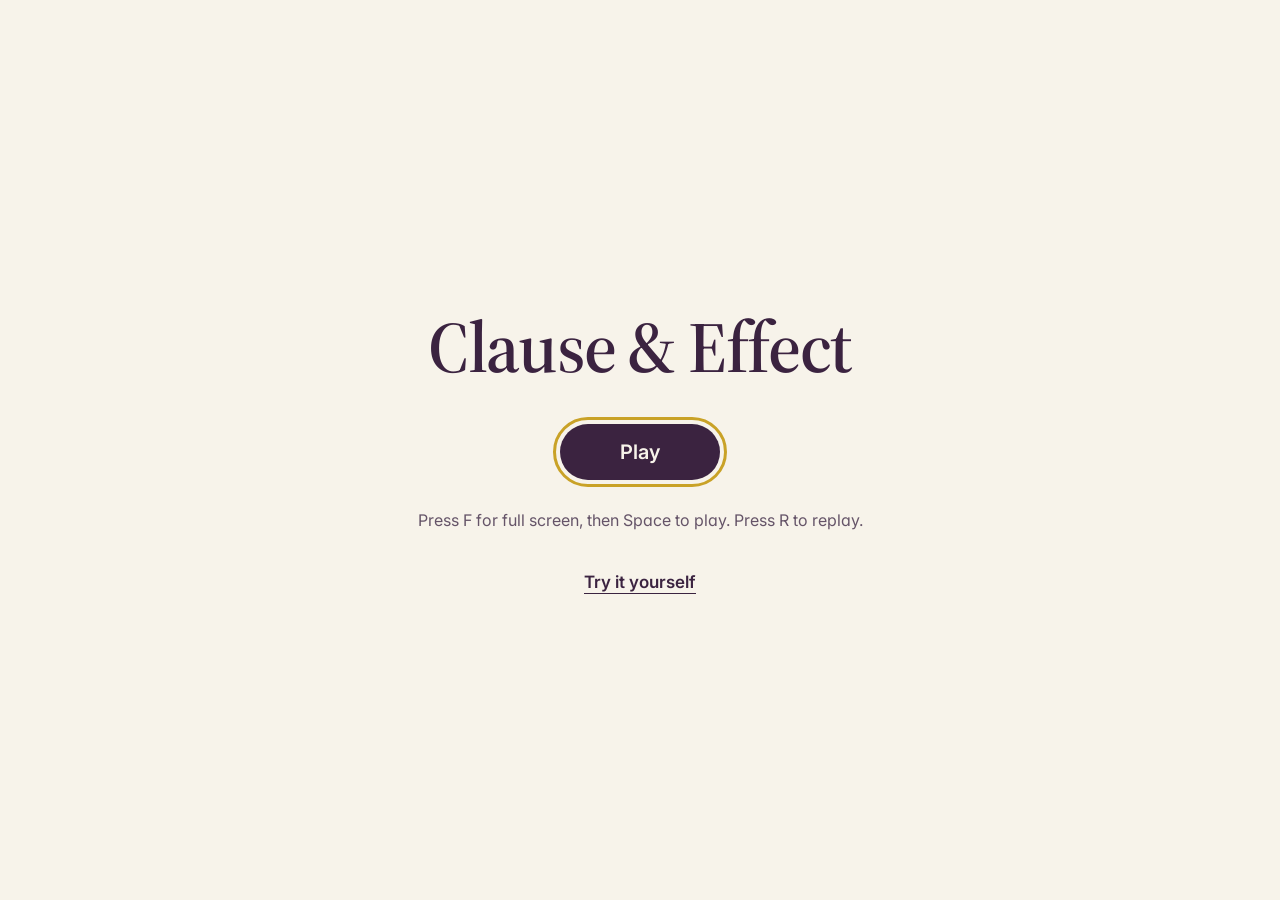
<file: hype.html>
<!doctype html>
<html lang="en">
<head>
  <meta charset="utf-8">
  <meta name="viewport" content="width=device-width, initial-scale=1">
  <meta name="robots" content="noindex">
  <title></title>
  <link rel="preconnect" href="https://fonts.googleapis.com">
  <link rel="preconnect" href="https://fonts.gstatic.com" crossorigin>
  <link rel="stylesheet" href="https://fonts.googleapis.com/css2?family=Inter:wght@400;500;600;700;800&family=Source+Serif+4:ital,opsz,wght@0,8..60,400;0,8..60,600;1,8..60,500&display=swap">
  <link rel="stylesheet" href="hype.css">
</head>
<body>
  <!-- The video is drawn on a fixed 16:9 stage, scaled to fit the window,
       so it looks the same on any screen and in a screen recording. -->
  <div class="viewport">
    <div id="stage" class="stage" aria-live="polite"></div>
  </div>

  <div id="start" class="start">
    <p id="start-logo" class="start-logo"></p>
    <button id="play" class="play" type="button" disabled></button>
    <p id="start-hint" class="start-hint"></p>
    <a id="back-link" class="back-link" href="index.html" hidden></a>
  </div>

  <script src="hype.js"></script>
</body>
</html>
</file>
<file: hype.css>
/* The hype video (hype.html). Same colors and type as the main page.
   Everything is laid out on a 1600 x 900 stage that hype.js scales to
   fit the window, so sizes here are in stage pixels. */

:root {
  --cream: #F7F3EA;
  --plum: #3B2340;
  --plum-muted: #655468;
  --slate: #5B7083;
  --slate-tint: #EAEFF3;
  --gold: #C9A227;
  --gold-highlight: #E6C955;
  --brick: #A63A2B;
  --white: #FFFFFF;
  --ask-tint: #FBF3D9;
  --bar: #E4DED2;
  --bar-dark: #CEC5B5;
  --tier-1-bg: #F6E3DF;  --tier-1-ink: #7A2A1F;
  --tier-2-bg: #F7EDCB;  --tier-2-ink: #5C4A0E;
  --tier-3-bg: #DCEBDF;  --tier-3-ink: #1F4D30;
  --float-shadow: 0 0 0 1px rgba(59, 35, 64, 0.04), 0 2px 6px rgba(59, 35, 64, 0.05), 0 6px 16px rgba(59, 35, 64, 0.08);
  --serif: "Source Serif 4", Georgia, "Times New Roman", serif;
  /* Apple's SF Pro on Macs and iPhones, like the main page; Inter elsewhere. */
  --sans: -apple-system, BlinkMacSystemFont, Inter, "Segoe UI", Roboto, Helvetica, Arial, sans-serif;
  --ease-out: cubic-bezier(0.2, 0.7, 0.2, 1);
  --s: 1;
}

* {
  box-sizing: border-box;
}

html,
body {
  height: 100%;
  margin: 0;
}

body {
  overflow: hidden;
  background: var(--cream);
  color: var(--plum);
  font-family: var(--sans);
  font-feature-settings: "calt", "cv11";
  -webkit-font-smoothing: antialiased;
}

body.playing {
  cursor: none;
}

/* ---------- The stage ---------- */

/* Holds the stage to the window, so the full-size stage never makes the
   page wider than a phone's screen. */
.viewport {
  position: fixed;
  inset: 0;
  overflow: hidden;
}

.stage {
  position: absolute;
  top: 50%;
  left: 50%;
  width: 1600px;
  height: 900px;
  /* Backgrounds such as the fine print run past the 16:9 frame to the
     edges of any screen; the words and cards stay inside the frame. */
  overflow: visible;
  background: var(--cream);
  transform: translate(-50%, -50%) scale(var(--s));
}

.scene {
  position: absolute;
  inset: 0;
  display: flex;
  flex-direction: column;
  align-items: center;
  justify-content: center;
  gap: 32px;
  opacity: 0;
  transition: opacity 0.5s ease;
}

.scene.on {
  opacity: 1;
}

/* Things that rise into place when their cue comes. */
.rise {
  opacity: 0;
  transform: translateY(28px);
  transition: opacity 0.6s ease, transform 0.8s var(--ease-out);
  transition-delay: calc(var(--i, 0) * 0.12s);
}

.rise.in {
  opacity: 1;
  transform: none;
}

.big-line {
  max-width: 1280px;
  margin: 0;
  font-size: 76px;
  font-weight: 800;
  line-height: 1.08;
  letter-spacing: -0.035em;
  text-align: center;
}

/* ---------- Highlighter marks ---------- */

.mark-gold,
.mark-brick {
  -webkit-box-decoration-break: clone;
  box-decoration-break: clone;
  background-repeat: no-repeat;
  transition: background-size 0.8s cubic-bezier(0.65, 0, 0.35, 1);
}

/* Gold is a background, with plum text on it. */
.mark-gold {
  padding: 0 0.08em;
  background-image: linear-gradient(var(--gold-highlight), var(--gold-highlight));
  background-position: 0 62%;
  background-size: 0% 62%;
}

.mark-gold.in {
  background-size: 100% 62%;
}

/* Brick is a thick underline, so the text stays plum on cream. */
.mark-brick {
  background-image: linear-gradient(var(--brick), var(--brick));
  background-position: 0 96%;
  background-size: 0% 0.12em;
}

.mark-brick.in {
  background-size: 100% 0.12em;
}

/* ---------- Scene 2: pages of fine print ---------- */

.wall {
  position: absolute;
  inset: -420px -400px auto;
  display: flex;
  justify-content: center;
  gap: 56px;
  transform: perspective(1500px) rotateX(24deg);
  transform-origin: 50% 0;
  transition: opacity 0.8s ease, filter 0.8s ease;
}

.wall-col {
  display: flex;
  flex-direction: column;
  gap: 44px;
}

.wall-col:nth-child(even) {
  margin-top: -340px;
}

.on .wall-col {
  /* Slow at first, then faster and faster, like flipping pages. */
  animation: wall-scroll 5s cubic-bezier(0.6, 0, 0.95, 0.55) forwards;
}

.wall.frozen {
  opacity: 0.22;
  filter: blur(5px);
}

.wall.frozen .wall-col {
  animation-play-state: paused;
}

@keyframes wall-scroll {
  to { transform: translateY(-3600px); }
}

.page {
  width: 440px;
  padding: 44px 40px;
  border-radius: 10px;
  background: var(--white);
  box-shadow: var(--float-shadow);
}

.bar {
  height: 10px;
  margin-bottom: 14px;
  border-radius: 5px;
  background: var(--bar);
}

.bar.head {
  height: 14px;
  margin-top: 26px;
  background: var(--bar-dark);
}

.bar.head:first-child {
  margin-top: 0;
}

.print-card,
.question-card {
  position: relative;
  z-index: 2;
  display: flex;
  flex-direction: column;
  align-items: center;
  gap: 36px;
  padding: 56px 88px;
  border-radius: 32px;
  background: rgba(247, 243, 234, 0.94);
  box-shadow: var(--float-shadow);
  transition: opacity 0.5s ease;
}

.print-card.gone {
  opacity: 0;
}

.question-card {
  gap: 28px;
  background: transparent;
  box-shadow: none;
}

.signature {
  display: flex;
  flex-direction: column;
  align-items: center;
  gap: 14px;
}

.signature svg {
  display: block;
  width: 520px;
  height: 120px;
  overflow: visible;
}

.signature .ink {
  fill: none;
  stroke: var(--plum);
  stroke-width: 4;
  stroke-linecap: round;
  stroke-linejoin: round;
  stroke-dasharray: 1;
  stroke-dashoffset: 1;
  transition: stroke-dashoffset 1.5s cubic-bezier(0.45, 0, 0.3, 1);
}

.signature.signed .ink {
  stroke-dashoffset: 0;
}

.signature .rule {
  stroke: var(--plum-muted);
  stroke-width: 2;
}

.signature-caption {
  margin: 0;
  font-size: 40px;
  font-weight: 700;
  letter-spacing: -0.02em;
  color: var(--plum-muted);
}

/* ---------- The logo, typed out like the main page's opening screen ---------- */

.logo {
  display: flex;
  align-items: baseline;
  margin: 0;
  font-family: var(--serif);
  font-size: 168px;
  font-weight: 600;
  letter-spacing: -0.02em;
  line-height: 1;
}

.logo-letter {
  animation: logo-type 0.16s linear both;
}

.logo-amp {
  position: relative;
  isolation: isolate;
  margin: 0 0.16em;
  font-style: italic;
  font-weight: 500;
  font-size: 1.45em;
  opacity: 0;
  animation: logo-pop 0.4s cubic-bezier(0.3, 1.6, 0.5, 1) var(--d, 0s) forwards;
}

.logo-amp::before {
  content: "";
  position: absolute;
  z-index: -1;
  left: -0.2em;
  right: -0.26em;
  top: 0.36em;
  height: 0.5em;
  background: var(--gold-highlight);
  /* A marker stroke, not a box: slightly uneven, the same shape as the page's logo. */
  clip-path: polygon(3% 8%, 100% 0, 98% 100%, 0 94%);
  transform: rotate(-3deg) scaleX(0);
  transform-origin: left center;
  animation: logo-sweep 0.55s cubic-bezier(0.65, 0, 0.35, 1) var(--sweep, 0s) forwards;
}

.logo.small {
  font-size: 120px;
}

.logo-line {
  margin: 0;
  font-size: 40px;
  font-weight: 600;
  letter-spacing: -0.015em;
  color: var(--plum-muted);
}

@keyframes logo-type {
  0% { opacity: 0; }
  1%, 60% { opacity: 1; color: transparent; background: var(--plum); }
  61%, 100% { opacity: 1; color: inherit; background: transparent; }
}
@keyframes logo-pop {
  from { opacity: 0; transform: scale(0.3) rotate(-12deg); }
  to { opacity: 1; transform: none; }
}
@keyframes logo-sweep { to { transform: rotate(-3deg) scaleX(1); } }

/* ---------- Scene 5: the three versions ---------- */

.scene-versions {
  justify-content: flex-start;
  gap: 0;
  padding-top: 72px;
}

.switcher {
  position: relative;
  display: flex;
  gap: 6px;
  padding: 8px;
  border-radius: 999px;
  background: var(--white);
  box-shadow: var(--float-shadow);
}

.switch {
  position: relative;
  z-index: 1;
  padding: 20px 40px;
  border-radius: 999px;
  font-size: 28px;
  font-weight: 600;
  letter-spacing: -0.01em;
  white-space: nowrap;
  transition: color 0.25s ease;
}

.switch.chosen {
  color: var(--cream);
}

.switch-pill {
  position: absolute;
  top: 0;
  left: 0;
  z-index: 0;
  border-radius: 999px;
  background: var(--plum);
  opacity: 0;
  transition: transform 0.45s cubic-bezier(0.3, 0.7, 0.2, 1), width 0.45s cubic-bezier(0.3, 0.7, 0.2, 1), opacity 0.3s ease;
}

.switch-pill.placed {
  opacity: 1;
}

.description {
  height: 44px;
  margin: 36px 0 32px;
  font-size: 30px;
  font-weight: 500;
  color: var(--plum-muted);
  text-align: center;
  transition: opacity 0.3s ease;
}

.description.fading {
  opacity: 0;
}

.layouts {
  position: relative;
  width: 1320px;
  height: 560px;
}

.layout {
  position: absolute;
  inset: 0;
  opacity: 0;
  transition: opacity 0.35s ease;
}

.layout.in {
  opacity: 1;
}

.card {
  border-radius: 24px;
  background: var(--white);
  box-shadow: var(--float-shadow);
}

.card-title {
  margin: 0 0 22px;
  font-size: 32px;
  font-weight: 700;
  letter-spacing: -0.02em;
  line-height: 1.15;
}

.label {
  margin: 0 0 18px;
  font-size: 20px;
  font-weight: 600;
  letter-spacing: 0.01em;
  color: var(--plum-muted);
}

/* Lease text first: the lease's words on white, the meaning on slate. */
.layout-a {
  display: flex;
  flex-direction: column;
  gap: 28px;
}

.pair {
  display: grid;
  grid-template-columns: 1.35fr 1fr;
  gap: 24px;
  padding: 28px;
}

.doc {
  padding: 28px 32px 18px;
  border: 1px solid rgba(59, 35, 64, 0.1);
  border-radius: 14px;
  font-family: var(--serif);
}

.doc .card-title {
  font-family: var(--serif);
  font-weight: 600;
  font-size: 30px;
}

.meaning {
  padding: 28px 32px 18px;
  border-radius: 14px;
  background: var(--slate-tint);
}

.meaning .label {
  color: var(--slate);
}

.meaning .bar {
  background: #C9D3DC;
}

/* What to ask first: cards tagged with what you can ask. */
.layout-b {
  display: grid;
  grid-template-columns: repeat(3, 1fr);
  gap: 28px;
  align-items: start;
}

.ask-card {
  padding: 36px 34px 30px;
}

.tag {
  display: inline-block;
  margin-bottom: 24px;
  padding: 10px 20px;
  border-radius: 999px;
  background: var(--gold);
  color: var(--plum);
  font-size: 20px;
  font-weight: 700;
}

.ask-box {
  margin-top: 24px;
  padding: 24px 26px 12px;
  border-radius: 16px;
  background: var(--ask-tint);
}

.ask-box .bar {
  background: #EADDB2;
}

/* Risk summary first: short cards, highest stakes first. */
.layout-c {
  display: flex;
  flex-direction: column;
  gap: 22px;
}

.risk-card {
  display: grid;
  grid-template-columns: 300px 1fr auto;
  align-items: center;
  gap: 32px;
  padding: 30px 36px;
}

.risk-card .card-title {
  margin: 0 0 14px;
}

.risk-card .bar {
  margin: 0;
}

.badge {
  justify-self: start;
  padding: 12px 22px;
  border-radius: 999px;
  font-size: 22px;
  font-weight: 700;
}

.badge.tier-1 { background: var(--tier-1-bg); color: var(--tier-1-ink); }
.badge.tier-2 { background: var(--tier-2-bg); color: var(--tier-2-ink); }
.badge.tier-3 { background: var(--tier-3-bg); color: var(--tier-3-ink); }

.more {
  font-size: 22px;
  font-weight: 600;
  color: var(--plum);
  text-decoration: underline;
  text-underline-offset: 6px;
  white-space: nowrap;
}

/* A pointer that "clicks" each version, so the audience sees it's an app. */
.pointer {
  position: absolute;
  top: 0;
  left: 0;
  z-index: 5;
  width: 40px;
  height: 52px;
  opacity: 0;
  transform: translate(var(--x, 1500px), var(--y, 820px));
  transition: transform 0.7s cubic-bezier(0.5, 0, 0.2, 1), opacity 0.3s ease;
  filter: drop-shadow(0 3px 6px rgba(59, 35, 64, 0.25));
}

.pointer.shown {
  opacity: 1;
}

.pointer svg {
  display: block;
  width: 100%;
  height: 100%;
  transform-origin: 20% 10%;
  transition: transform 0.12s ease;
}

.pointer.pressing svg {
  transform: scale(0.82);
}

/* ---------- Scene 6: the design question ---------- */

.question {
  max-width: 1360px;
  margin: 0;
  font-size: 66px;
  font-weight: 800;
  line-height: 1.14;
  letter-spacing: -0.03em;
  text-align: center;
}

.word {
  display: inline-block;
  opacity: 0;
  transform: translateY(18px);
  transition: opacity 0.35s ease, transform 0.5s var(--ease-out);
}

.word.in {
  opacity: 1;
  transform: none;
}

/* ---------- Scene 7: logo and credit ---------- */

.credit {
  margin: 0;
  font-size: 36px;
  font-weight: 600;
  letter-spacing: -0.01em;
  color: var(--plum-muted);
}

/* ---------- Matching the site's new look (11/12) ---------- */

/* Scene 5 matches the site: its top row (logo and links), the version
   pill as a segmented control on a soft track, and room for the cards. */
.scene-versions {
  padding-top: 40px;
}

.app-top {
  display: flex;
  align-items: center;
  justify-content: space-between;
  width: 1320px;
  margin-bottom: 28px;
}

.mini-logo {
  position: relative;
  isolation: isolate;
  display: flex;
  align-items: baseline;
  margin: 0;
  font-family: var(--serif);
  font-size: 34px;
  font-weight: 600;
  letter-spacing: -0.015em;
}

.mini-amp {
  position: relative;
  margin: 0 0.18em;
  font-style: italic;
  font-weight: 500;
  font-size: 1.7em;
  line-height: 1;
}

.mini-amp::before {
  content: "";
  position: absolute;
  z-index: -1;
  left: -0.22em;
  right: -0.28em;
  top: 0.4em;
  height: 0.5em;
  background: var(--gold-highlight);
  transform: rotate(-3deg);
  clip-path: polygon(3% 8%, 100% 0, 98% 100%, 0 94%);
}

.app-links {
  display: flex;
  gap: 36px;
  font-size: 22px;
  font-weight: 600;
}

.app-links span {
  text-decoration: underline;
  text-decoration-thickness: 1.5px;
  text-underline-offset: 6px;
}

.switcher {
  gap: 4px;
  padding: 6px;
  background: rgba(59, 35, 64, 0.07);
  box-shadow: inset 0 0 0 1px rgba(59, 35, 64, 0.04);
}

.switch-pill {
  box-shadow: 0 1px 2px rgba(59, 35, 64, 0.2), 0 3px 8px rgba(59, 35, 64, 0.16);
}

.description {
  margin: 28px 0 26px;
}

.layouts {
  height: 520px;
}

/* Scenes 4 and 7 sit on the dark plum band, like the site's upload
   screen, with fine print drifting slowly behind. */
.scene-dark {
  isolation: isolate;
  color: var(--cream);
}

.scene-dark::before {
  content: "";
  position: absolute;
  z-index: -2;
  inset: -600px -900px;
  background: var(--plum);
}

.logo-box {
  display: flex;
  flex-direction: column;
  align-items: center;
  gap: 32px;
}

.scene-dark .logo-line,
.scene-dark .credit {
  color: rgba(247, 243, 234, 0.82);
}

/* On plum, the typing cursor is a cream block. */
.scene-dark .logo-letter {
  animation-name: logo-type-dark;
}

@keyframes logo-type-dark {
  0% { opacity: 0; }
  1%, 60% { opacity: 1; color: transparent; background: var(--cream); }
  61%, 100% { opacity: 1; color: inherit; background: transparent; }
}

/* The "&" starts cream, and turns plum as the gold stroke sweeps in
   behind it. The stroke covers the whole "&", as on the site's band. */
.scene-dark .logo-amp {
  color: var(--cream);
  animation: logo-pop 0.4s cubic-bezier(0.3, 1.6, 0.5, 1) var(--d, 0s) forwards,
    amp-ink 0.3s ease var(--sweep, 0s) forwards;
}

.scene-dark .logo-amp::before {
  top: 0.06em;
  height: 0.94em;
  left: -0.14em;
  right: -0.2em;
}

@keyframes amp-ink { to { color: var(--plum); } }

.drift {
  position: absolute;
  z-index: -1;
  inset: -420px -400px auto;
  display: flex;
  justify-content: center;
  gap: 56px;
  transform: perspective(1500px) rotateX(24deg);
  transform-origin: 50% 0;
  -webkit-mask-image: radial-gradient(ellipse at 50% 45%, #000 30%, transparent 75%);
  mask-image: radial-gradient(ellipse at 50% 45%, #000 30%, transparent 75%);
}

.drift-col {
  display: flex;
  flex-direction: column;
  gap: 44px;
}

.on .drift-col {
  animation: drift-up 40s linear forwards;
}

.drift-col:nth-child(even) {
  margin-top: -340px;
}

@keyframes drift-up {
  to { transform: translateY(-800px); }
}

.drift .page {
  background: rgba(247, 243, 234, 0.045);
  box-shadow: none;
}

.drift .bar {
  background: rgba(247, 243, 234, 0.09);
}

.drift .bar.head {
  background: rgba(247, 243, 234, 0.14);
}

@media (prefers-reduced-motion: reduce) {
  .on .drift-col {
    animation: none;
  }

  .scene-dark .logo-amp {
    animation: none;
    opacity: 1;
    color: var(--plum);
  }
}

/* ---------- The start screen (not part of the recording) ---------- */

.start {
  position: fixed;
  inset: 0;
  z-index: 10;
  display: flex;
  flex-direction: column;
  align-items: center;
  justify-content: center;
  gap: 28px;
  padding: 24px;
  background: var(--cream);
  text-align: center;
  transition: opacity 0.4s ease;
}

.start.gone {
  opacity: 0;
  pointer-events: none;
}

.start-logo {
  margin: 0;
  font-family: var(--serif);
  font-size: clamp(2.5rem, 7vw, 4.5rem);
  font-weight: 600;
  letter-spacing: -0.02em;
}

.play {
  min-width: 160px;
  min-height: 56px;
  padding: 14px 40px;
  border: none;
  border-radius: 999px;
  background: var(--plum);
  color: var(--cream);
  font: 600 1.25rem var(--sans);
  cursor: pointer;
}

.play:hover {
  box-shadow: var(--float-shadow);
}

.play:focus-visible {
  outline: 3px solid var(--gold);
  outline-offset: 4px;
}

.play:disabled {
  opacity: 0.5;
  cursor: default;
}

.start-hint {
  max-width: 34em;
  margin: 0;
  font-size: 1rem;
  line-height: 1.5;
  color: var(--plum-muted);
}

.back-link {
  display: inline-flex;
  align-items: center;
  min-height: 44px;
  font-size: 1.0625rem;
  font-weight: 600;
  color: var(--plum);
  text-underline-offset: 5px;
}

/* A small frame, like the pop-up on a phone: no room for the key hint,
   and phones have no F or R keys anyway. */
@media (max-height: 420px) {
  .start {
    gap: 14px;
  }

  .start-logo {
    font-size: 2rem;
  }

  .play {
    min-height: 44px;
    padding: 10px 32px;
  }

  .start-hint {
    display: none;
  }
}

.back-link[hidden] {
  display: none;
}

.back-link:focus-visible {
  outline: 3px solid var(--gold);
  outline-offset: 4px;
  border-radius: 4px;
}

/* ---------- Reduced motion: scenes still change, but nothing moves ---------- */

@media (prefers-reduced-motion: reduce) {
  .rise,
  .word {
    transform: none;
  }

  .on .wall-col,
  .logo-letter,
  .logo-amp,
  .logo-amp::before {
    animation: none;
  }

  .logo-amp {
    opacity: 1;
  }

  .logo-amp::before {
    transform: rotate(-3deg) scaleX(1);
  }

  .wall {
    transform: perspective(1500px) rotateX(24deg);
  }

  .mark-gold,
  .mark-brick,
  .switch-pill,
  .pointer,
  .signature .ink {
    transition: opacity 0.4s ease;
  }

  .pointer {
    display: none;
  }
}
</file>
